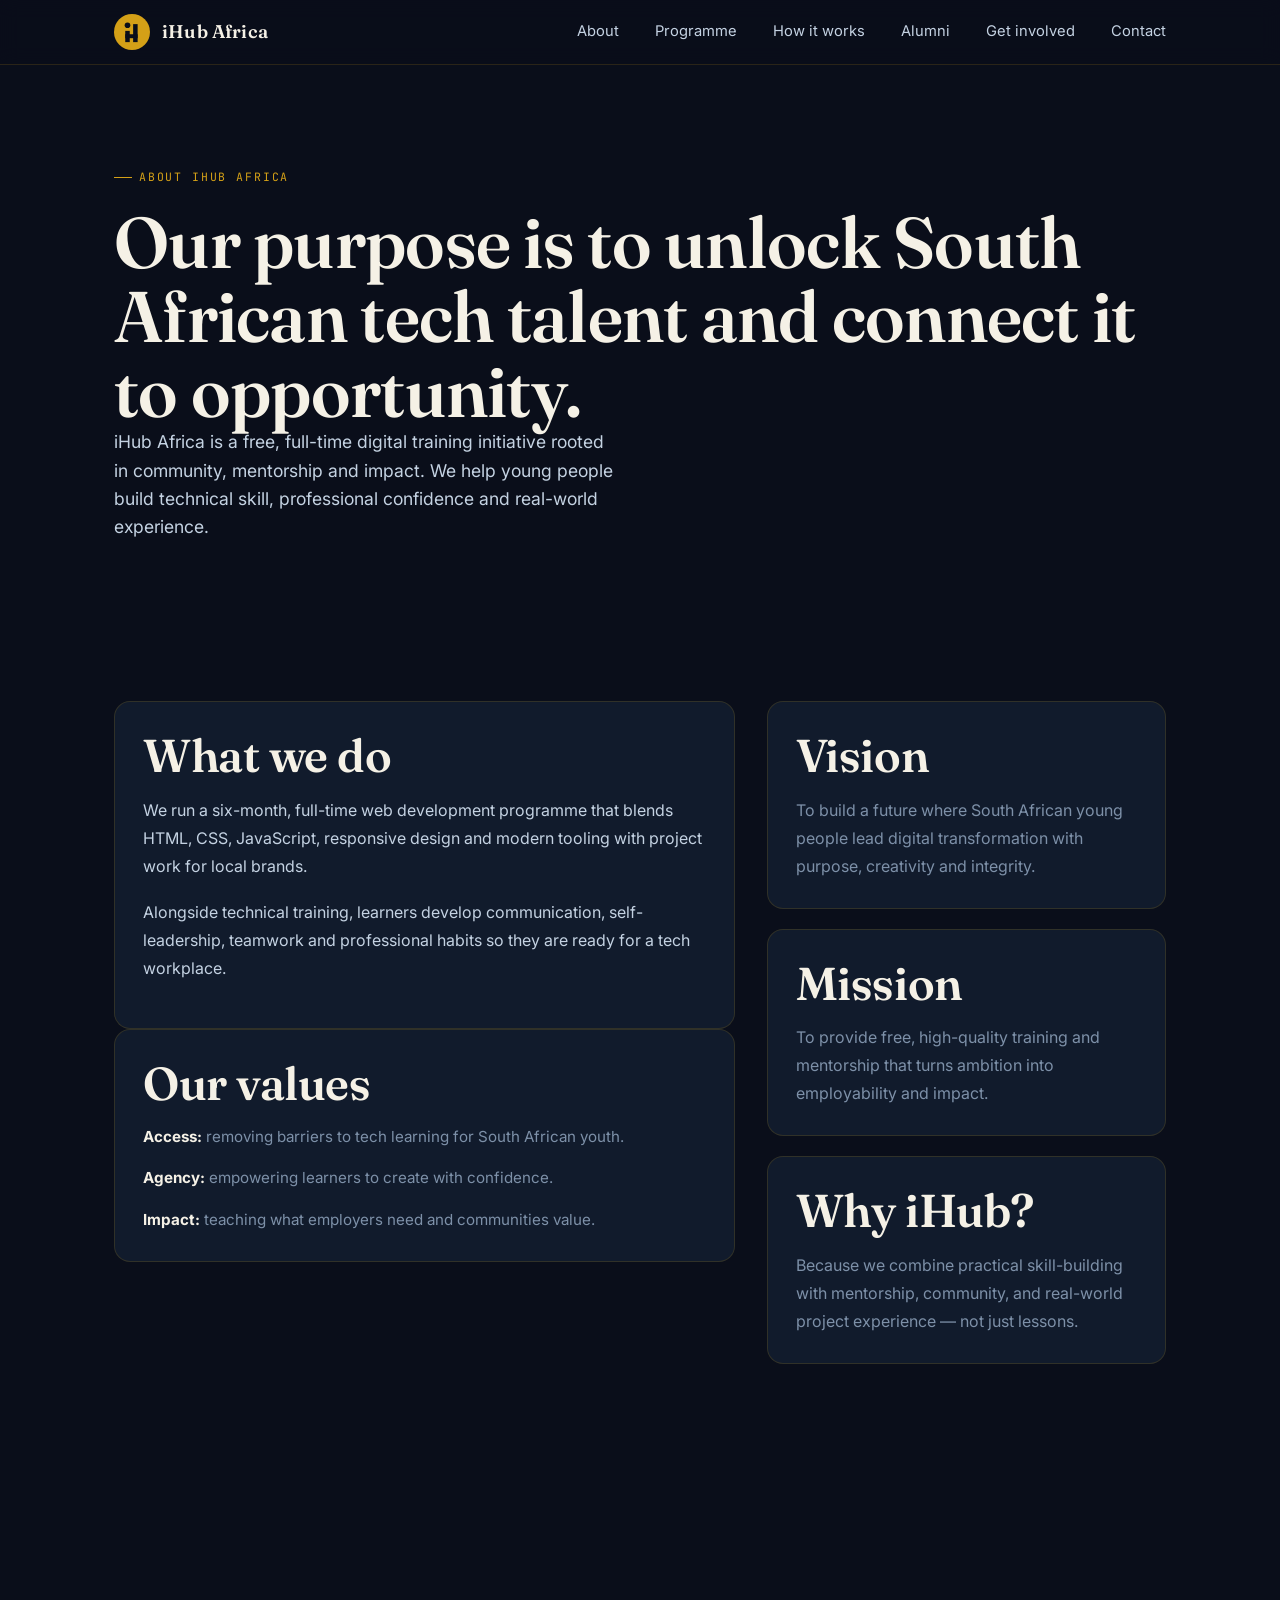
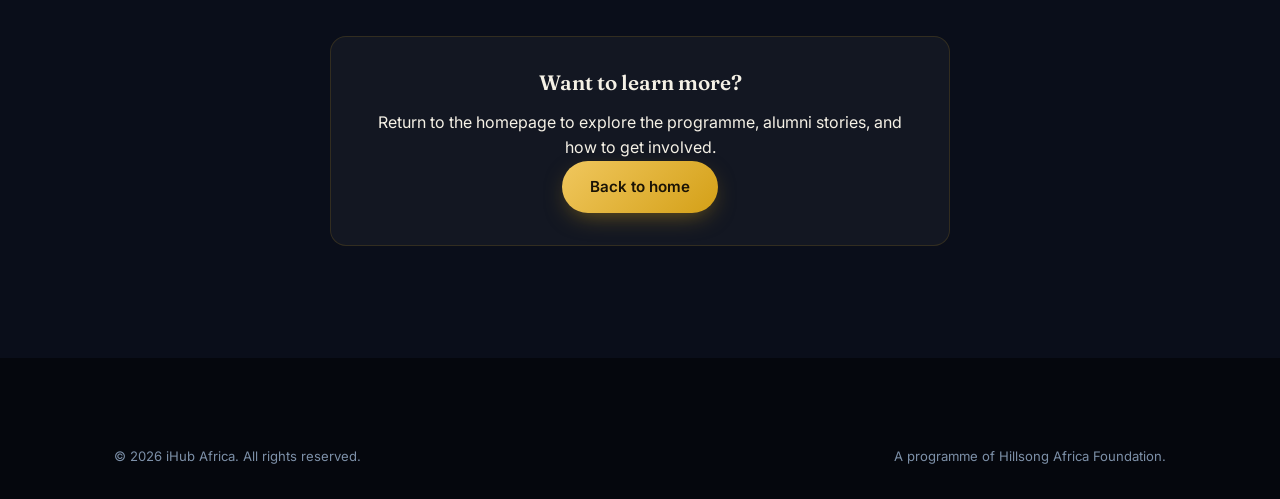
<file: about.html>
<!DOCTYPE html>
<html lang="en">
<head>
  <meta charset="UTF-8">
  <meta name="viewport" content="width=device-width, initial-scale=1.0">
  <title>About iHub Africa</title>
  <link rel="preconnect" href="https://fonts.googleapis.com">
  <link rel="preconnect" href="https://fonts.gstatic.com" crossorigin>
  <link href="https://fonts.googleapis.com/css2?family=Fraunces:opsz,wght@9..144,500;9..144,600;9..144,700&family=Inter:wght@400;500;600&family=JetBrains+Mono:wght@400;500&display=swap" rel="stylesheet">
  <link rel="stylesheet" href="style.css">
</head>
<body>
  <header class="site-header">
    <div class="container nav-row">
      <a href="index.html#top" class="brand">
        <svg class="brand-mark" viewBox="0 0 64 64" aria-hidden="true">
          <circle cx="32" cy="32" r="32" fill="var(--gold)"/>
          <circle cx="24" cy="20" r="5" fill="var(--bg)"/>
          <rect x="20" y="30" width="8" height="20" fill="var(--bg)"/>
          <rect x="20" y="36" width="22" height="7" fill="var(--bg)"/>
          <rect x="34" y="18" width="8" height="32" fill="var(--bg)"/>
        </svg>
        <span class="brand-name">iHub Africa</span>
      </a>
      <nav class="nav-links">
        <a href="about.html">About</a>
        <a href="index.html#programme">Programme</a>
        <a href="index.html#journey">How it works</a>
        <a href="index.html#alumni">Alumni</a>
        <a href="index.html#involved">Get involved</a>
        <a href="index.html#contact">Contact</a>
      </nav>
    </div>
  </header>

  <main class="about-page">
    <section class="hero" style="padding-top: 160px; padding-bottom: 48px;">
      <div class="container">
        <span class="eyebrow">About iHub Africa</span>
        <h1>Our purpose is to unlock South African tech talent and connect it to opportunity.</h1>
        <p class="lede">iHub Africa is a free, full-time digital training initiative rooted in community, mentorship and impact. We help young people build technical skill, professional confidence and real-world experience.</p>
      </div>
    </section>

    <section class="container about-page-grid">
      <div class="about-page-copy">
        <div class="about-card">
          <h2>What we do</h2>
          <p>We run a six-month, full-time web development programme that blends HTML, CSS, JavaScript, responsive design and modern tooling with project work for local brands.</p>
          <p>Alongside technical training, learners develop communication, self-leadership, teamwork and professional habits so they are ready for a tech workplace.</p>
        </div>

        <div class="about-card">
          <h2>Our values</h2>
          <ul class="about-list">
            <li><strong>Access:</strong> removing barriers to tech learning for South African youth.</li>
            <li><strong>Agency:</strong> empowering learners to create with confidence.</li>
            <li><strong>Impact:</strong> teaching what employers need and communities value.</li>
          </ul>
        </div>
      </div>

      <div class="about-page-aside">
        <div class="about-card">
          <h2>Vision</h2>
          <p>To build a future where South African young people lead digital transformation with purpose, creativity and integrity.</p>
        </div>
        <div class="about-card">
          <h2>Mission</h2>
          <p>To provide free, high-quality training and mentorship that turns ambition into employability and impact.</p>
        </div>
        <div class="about-card">
          <h2>Why iHub?</h2>
          <p>Because we combine practical skill-building with mentorship, community, and real-world project experience — not just lessons.</p>
        </div>
      </div>
    </section>

    <section class="container about-cta-section">
      <div class="about-cta-card">
        <h3>Want to learn more?</h3>
        <p>Return to the homepage to explore the programme, alumni stories, and how to get involved.</p>
        <a href="index.html" class="btn btn-primary">Back to home</a>
      </div>
    </section>
  </main>

  <footer class="site-footer">
    <div class="container">
      <div class="footer-bottom" style="display:flex; flex-wrap:wrap; justify-content:space-between; gap:16px; padding-top:16px;">
        <span>© 2026 iHub Africa. All rights reserved.</span>
        <span>A programme of Hillsong Africa Foundation.</span>
      </div>
    </div>
  </footer>
</body>
</html>
</file>
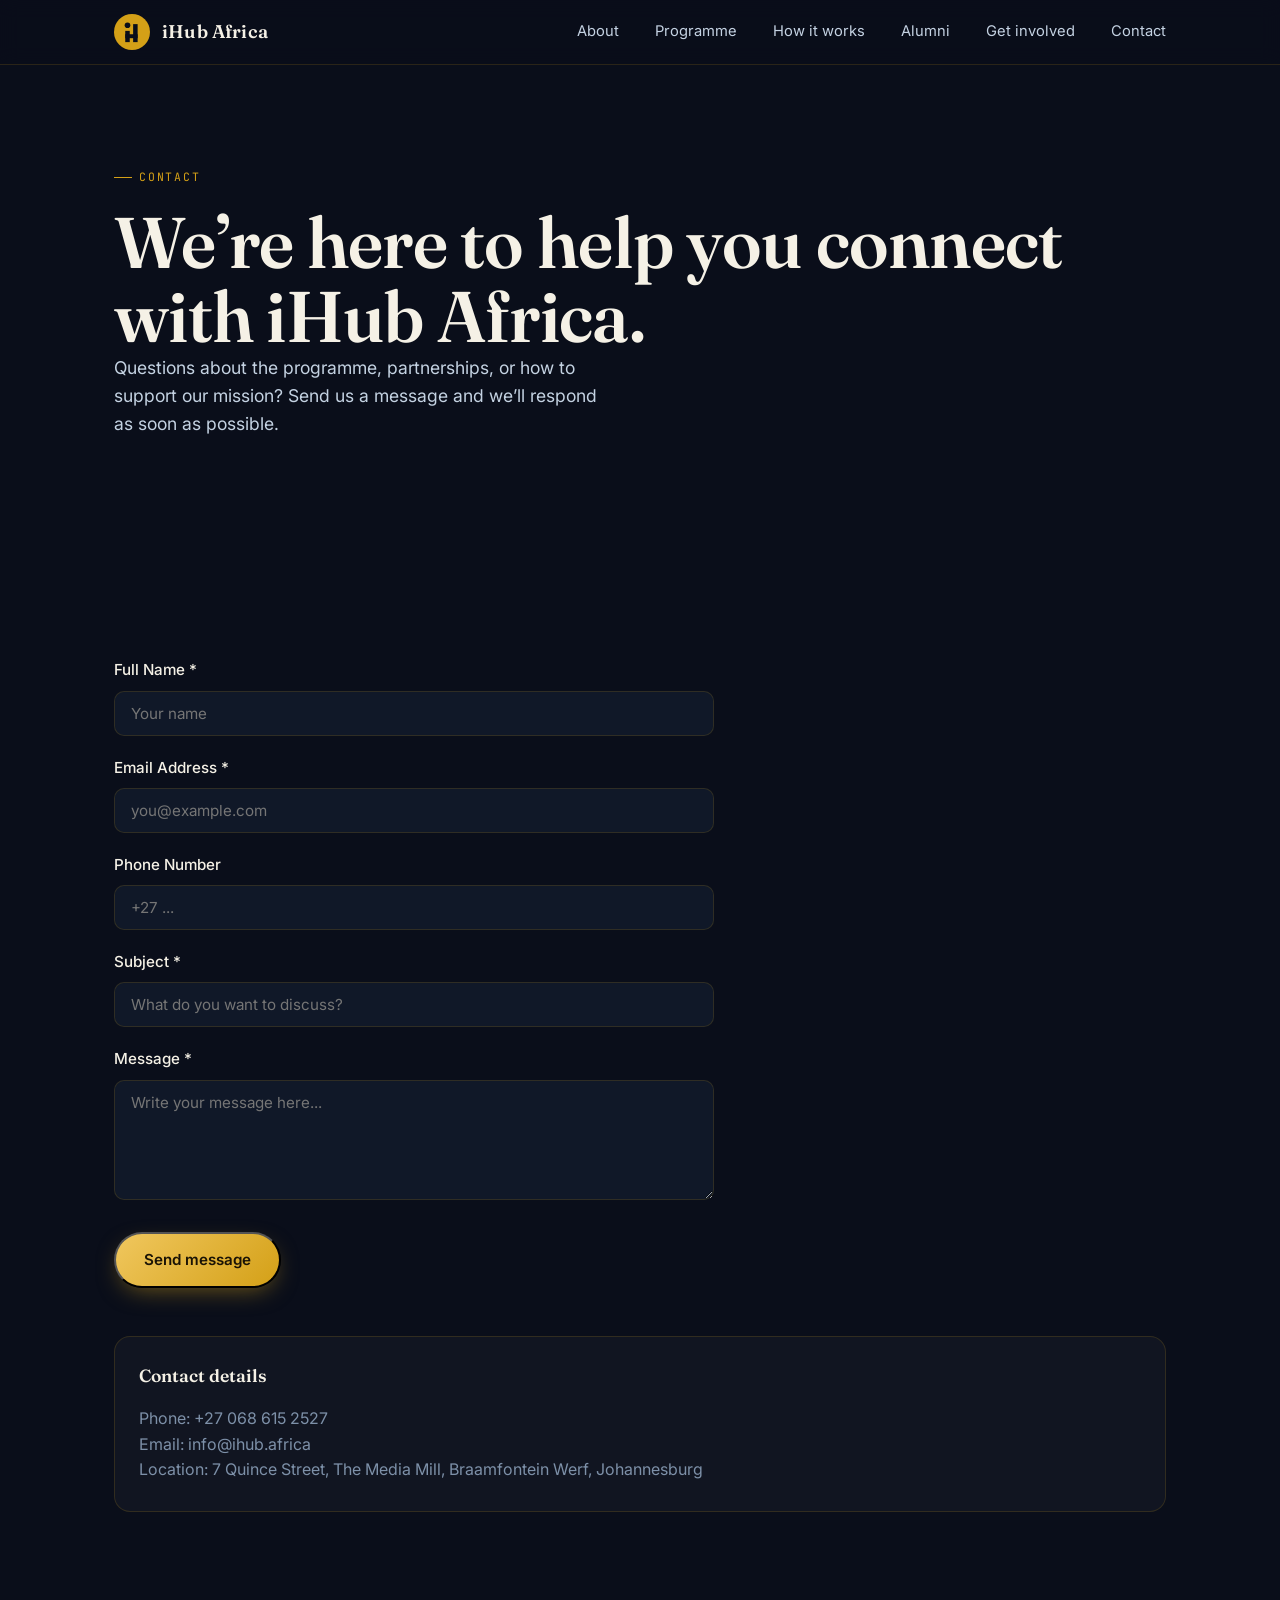
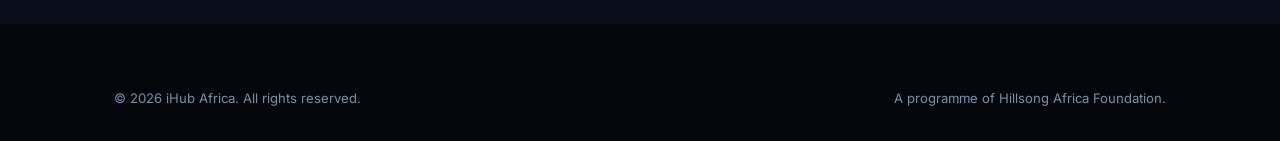
<file: contact.html>
<!DOCTYPE html>
<html lang="en">
<head>
  <meta charset="UTF-8">
  <meta name="viewport" content="width=device-width, initial-scale=1.0">
  <title>Contact iHub Africa</title>
  <link rel="preconnect" href="https://fonts.googleapis.com">
  <link rel="preconnect" href="https://fonts.gstatic.com" crossorigin>
  <link href="https://fonts.googleapis.com/css2?family=Fraunces:opsz,wght@9..144,500;9..144,600;9..144,700&family=Inter:wght@400;500;600&family=JetBrains+Mono:wght@400;500&display=swap" rel="stylesheet">
  <link rel="stylesheet" href="style.css">
</head>
<body>
  <header class="site-header">
    <div class="container nav-row">
      <a href="index.html#top" class="brand">
        <svg class="brand-mark" viewBox="0 0 64 64" aria-hidden="true">
          <circle cx="32" cy="32" r="32" fill="var(--gold)"/>
          <circle cx="24" cy="20" r="5" fill="var(--bg)"/>
          <rect x="20" y="30" width="8" height="20" fill="var(--bg)"/>
          <rect x="20" y="36" width="22" height="7" fill="var(--bg)"/>
          <rect x="34" y="18" width="8" height="32" fill="var(--bg)"/>
        </svg>
        <span class="brand-name">iHub Africa</span>
      </a>
      <nav class="nav-links">
        <a href="about.html">About</a>
        <a href="index.html#programme">Programme</a>
        <a href="index.html#journey">How it works</a>
        <a href="index.html#alumni">Alumni</a>
        <a href="index.html#involved">Get involved</a>
        <a href="contact.html">Contact</a>
      </nav>
    </div>
  </header>

  <main id="top">
    <section class="hero" style="padding-top: 160px; padding-bottom: 72px;">
      <div class="container">
        <span class="eyebrow">Contact</span>
        <h1>We’re here to help you connect with iHub Africa.</h1>
        <p class="lede">Questions about the programme, partnerships, or how to support our mission? Send us a message and we’ll respond as soon as possible.</p>
      </div>
    </section>

    <section class="container">
      <form class="contact-form" data-validate>
        <div class="form-group">
          <label for="contact-name">Full Name *</label>
          <input type="text" id="contact-name" name="name" required placeholder="Your name">
        </div>

        <div class="form-group">
          <label for="contact-email">Email Address *</label>
          <input type="email" id="contact-email" name="email" required placeholder="you@example.com">
        </div>

        <div class="form-group">
          <label for="contact-phone">Phone Number</label>
          <input type="tel" id="contact-phone" name="phone" placeholder="+27 ...">
        </div>

        <div class="form-group">
          <label for="contact-subject">Subject *</label>
          <input type="text" id="contact-subject" name="subject" required placeholder="What do you want to discuss?">
        </div>

        <div class="form-group">
          <label for="contact-message">Message *</label>
          <textarea id="contact-message" name="message" required placeholder="Write your message here..."></textarea>
        </div>

        <button type="submit" class="btn btn-primary form-submit">Send message</button>
        <div class="form-success-message">✓ Thanks for reaching out! We'll get back to you soon.</div>
      </form>

      <div class="about-details" style="margin-top: 48px;">
        <h3>Contact details</h3>
        <p style="color: var(--text-dim);">Phone: <a href="tel:+27686152527">+27 068 615 2527</a></p>
        <p style="color: var(--text-dim);">Email: <a href="mailto:info@ihub.africa">info@ihub.africa</a></p>
        <p style="color: var(--text-dim);">Location: 7 Quince Street, The Media Mill, Braamfontein Werf, Johannesburg</p>
      </div>
    </section>
  </main>

  <footer class="site-footer" style="padding-top: 36px; padding-bottom: 32px;">
    <div class="container">
      <div class="footer-bottom" style="display:flex; justify-content:space-between; flex-wrap:wrap; gap:16px;">
        <span>© 2026 iHub Africa. All rights reserved.</span>
        <span>A programme of Hillsong Africa Foundation.</span>
      </div>
    </div>
  </footer>
</body>
</html>
</file>
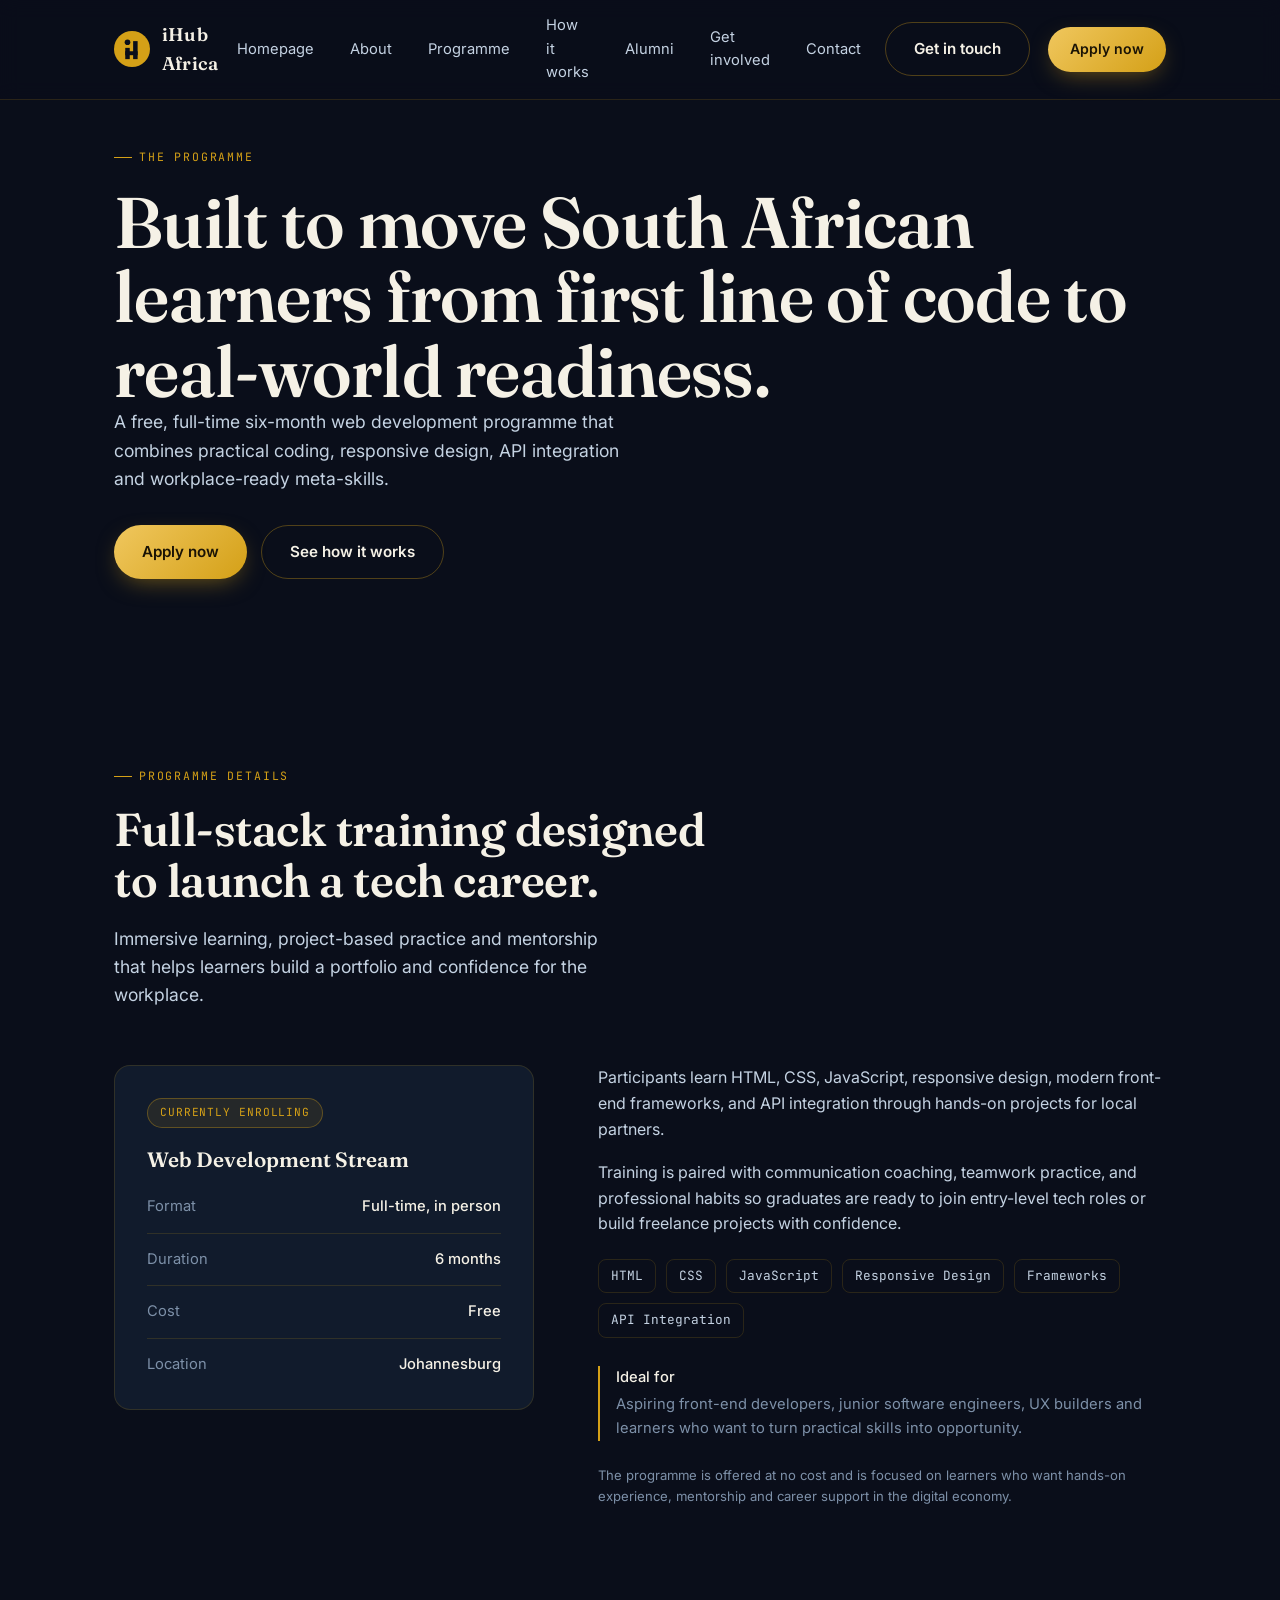
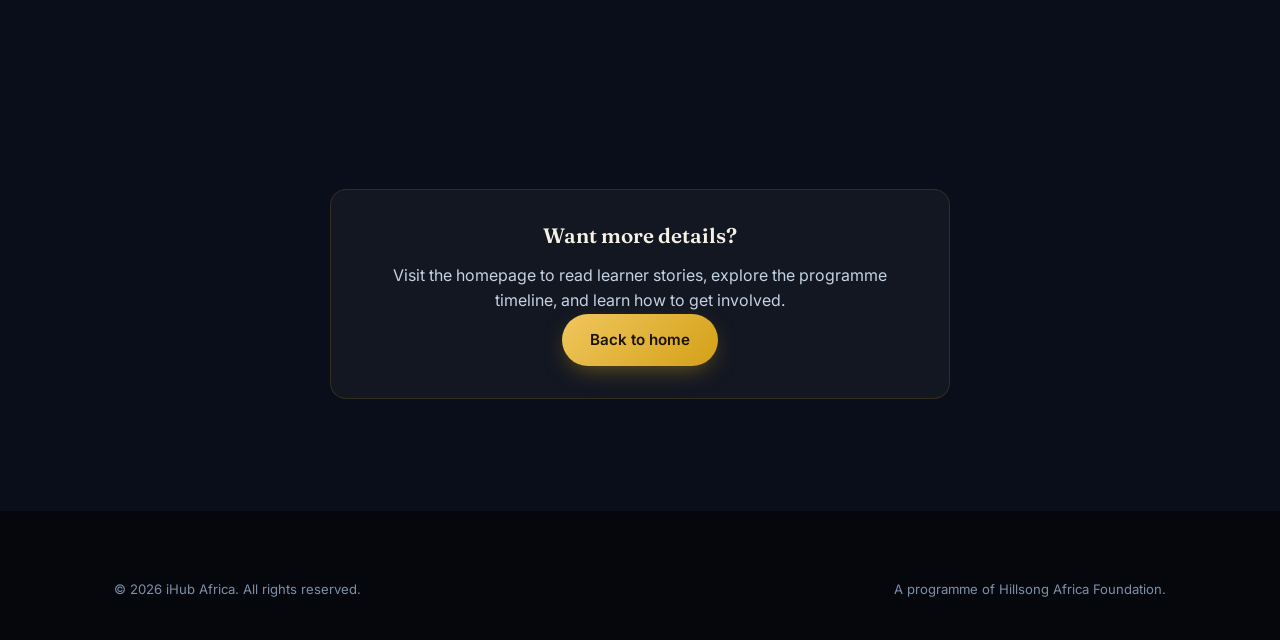
<file: programme.html>
<!DOCTYPE html>
<html lang="en">
<head>
  <meta charset="UTF-8">
  <meta name="viewport" content="width=device-width, initial-scale=1.0">
  <title>Programme | iHub Africa</title>
  <link rel="preconnect" href="https://fonts.googleapis.com">
  <link rel="preconnect" href="https://fonts.gstatic.com" crossorigin>
  <link href="https://fonts.googleapis.com/css2?family=Fraunces:opsz,wght@9..144,500;9..144,600;9..144,700&family=Inter:wght@400;500;600&family=JetBrains+Mono:wght@400;500&display=swap" rel="stylesheet">
  <link rel="stylesheet" href="style.css">
</head>
<body>
  <header class="site-header">
    <div class="container nav-row">
      <a href="index.html#top" class="brand">
        <svg class="brand-mark" viewBox="0 0 64 64" aria-hidden="true">
          <circle cx="32" cy="32" r="32" fill="var(--gold)"/>
          <circle cx="24" cy="20" r="5" fill="var(--bg)"/>
          <rect x="20" y="30" width="8" height="20" fill="var(--bg)"/>
          <rect x="20" y="36" width="22" height="7" fill="var(--bg)"/>
          <rect x="34" y="18" width="8" height="32" fill="var(--bg)"/>
        </svg>
        <span class="brand-name">iHub Africa</span>
      </a>

      <input type="checkbox" id="navCheck" class="nav-check">

      <nav class="nav-links">
        <a href="index.html#top">Homepage</a>
        <a href="about.html">About</a>
        <a href="programme.html">Programme</a>
        <a href="index.html#journey">How it works</a>
        <a href="index.html#alumni">Alumni</a>
        <a href="index.html#involved">Get involved</a>
        <a href="contact.html">Contact</a>
      </nav>

      <div class="nav-cta">
        <a href="contact.html" class="btn btn-outline">Get in touch</a>
        <a href="contact.html" class="btn btn-primary">Apply now</a>
        <label for="navCheck" class="nav-toggle" aria-label="Toggle menu">
          <span></span><span></span><span></span>
        </label>
      </div>
    </div>
  </header>

  <main id="top">
    <section class="hero" style="padding-top: 140px; padding-bottom: 68px;">
      <div class="container">
        <span class="eyebrow">The programme</span>
        <h1>Built to move South African learners from first line of code to real-world readiness.</h1>
        <p class="lede">A free, full-time six-month web development programme that combines practical coding, responsive design, API integration and workplace-ready meta-skills.</p>
        <div class="btn-row" style="margin-top: 32px;">
          <a href="contact.html" class="btn btn-primary">Apply now</a>
          <a href="index.html#journey" class="btn btn-outline">See how it works</a>
        </div>
      </div>
    </section>

    <section class="container">
      <div class="section-head">
        <span class="eyebrow">Programme details</span>
        <h2>Full-stack training designed to launch a tech career.</h2>
        <p class="lede" style="margin-top: 18px;">Immersive learning, project-based practice and mentorship that helps learners build a portfolio and confidence for the workplace.</p>
      </div>

      <div class="programme">
        <div class="programme-card">
          <span class="tag">Currently enrolling</span>
          <h3>Web Development Stream</h3>
          <div class="spec-list">
            <div class="spec-row"><span>Format</span><span>Full-time, in person</span></div>
            <div class="spec-row"><span>Duration</span><span>6 months</span></div>
            <div class="spec-row"><span>Cost</span><span>Free</span></div>
            <div class="spec-row"><span>Location</span><span>Johannesburg</span></div>
          </div>
        </div>

        <div class="programme-detail">
          <p>Participants learn HTML, CSS, JavaScript, responsive design, modern front-end frameworks, and API integration through hands-on projects for local partners.</p>
          <p>Training is paired with communication coaching, teamwork practice, and professional habits so graduates are ready to join entry-level tech roles or build freelance projects with confidence.</p>

          <div class="stack-tags">
            <span class="stack-tag">HTML</span>
            <span class="stack-tag">CSS</span>
            <span class="stack-tag">JavaScript</span>
            <span class="stack-tag">Responsive Design</span>
            <span class="stack-tag">Frameworks</span>
            <span class="stack-tag">API Integration</span>
          </div>

          <div class="ideal-for">
            <strong>Ideal for</strong>
            Aspiring front-end developers, junior software engineers, UX builders and learners who want to turn practical skills into opportunity.
          </div>

          <p class="footnote">The programme is offered at no cost and is focused on learners who want hands-on experience, mentorship and career support in the digital economy.</p>
        </div>
      </div>
    </section>

    <section class="container about-cta-section" style="margin-top: 40px;">
      <div class="about-cta-card">
        <h3>Want more details?</h3>
        <p>Visit the homepage to read learner stories, explore the programme timeline, and learn how to get involved.</p>
        <a href="index.html" class="btn btn-primary">Back to home</a>
      </div>
    </section>
  </main>

  <footer class="site-footer" style="padding-top: 40px; padding-bottom: 40px;">
    <div class="container">
      <div class="footer-bottom" style="display:flex; justify-content:space-between; flex-wrap:wrap; gap:16px;">
        <span>© 2026 iHub Africa. All rights reserved.</span>
        <span>A programme of Hillsong Africa Foundation.</span>
      </div>
    </div>
  </footer>

  <script src="scripts.js"></script>
</body>
</html>
</file>
<file: style.css>
/* ==========================================================================
   iHub Africa — Stylesheet
   Design tokens: deep navy + warm gold, serif display / sans body / mono utility
   ========================================================================== */

:root {
  /* Color */
  --bg:           #0a0e1a;
  --panel:        #111b2c;
  --panel-soft:   #16223666;
  --line:         rgba(212, 160, 23, 0.16);
  --line-strong:  rgba(212, 160, 23, 0.35);
  --gold:         #d4a017;
  --gold-light:   #f0c75e;
  --cream:        #f5f1e6;
  --text:         #c4d2e2;
  --text-dim:     #7d90a8;
  --footer-bg:    #05070d;

  /* Type */
  --font-display: "Fraunces", "Iowan Old Style", serif;
  --font-body:    "Inter", -apple-system, BlinkMacSystemFont, sans-serif;
  --font-mono:    "JetBrains Mono", "SFMono-Regular", monospace;

  /* Layout */
  --max-w: 1180px;
  --pad: clamp(20px, 5vw, 64px);
  --section-pad: clamp(64px, 9vw, 112px);
  --radius: 16px;
  --radius-sm: 10px;
}

/* ---------- Reset ---------- */
* { box-sizing: border-box; }
html { scroll-behavior: smooth; }
body, h1, h2, h3, p, ul, figure { margin: 0; }
ul { padding: 0; list-style: none; }
img, svg { display: block; max-width: 100%; }
a { color: inherit; text-decoration: none; }
button { font: inherit; cursor: pointer; }

@media (prefers-reduced-motion: reduce) {
  html { scroll-behavior: auto; }
  *, *::before, *::after {
    animation-duration: 0.001ms !important;
    transition-duration: 0.001ms !important;
  }
}

body {
  background: var(--bg);
  color: var(--text);
  font-family: var(--font-body);
  font-size: 16px;
  line-height: 1.6;
  -webkit-font-smoothing: antialiased;
}

.container {
  max-width: var(--max-w);
  margin: 0 auto;
  padding-left: var(--pad);
  padding-right: var(--pad);
}

section { padding: var(--section-pad) 0; position: relative; }

/* ---------- Type helpers ---------- */
.eyebrow {
  font-family: var(--font-mono);
  font-size: 0.72rem;
  letter-spacing: 0.16em;
  text-transform: uppercase;
  color: var(--gold);
  display: inline-flex;
  align-items: center;
  gap: 0.6em;
  margin-bottom: 18px;
}
.eyebrow::before {
  content: "";
  width: 18px;
  height: 1px;
  background: var(--gold);
}

h1, h2, h3 { font-family: var(--font-display); color: var(--cream); font-weight: 600; }

h1 {
  font-size: clamp(2.6rem, 5.6vw, 4.6rem);
  line-height: 1.04;
  letter-spacing: -0.01em;
}
h2 {
  font-size: clamp(2rem, 3.6vw, 3rem);
  line-height: 1.12;
  letter-spacing: -0.01em;
}
h3 {
  font-size: 1.3rem;
  line-height: 1.3;
}

.lede {
  font-size: 1.1rem;
  color: var(--text);
  max-width: 46ch;
}
.section-head {
  max-width: 640px;
  margin-bottom: 56px;
}
.section-head.center { margin-left: auto; margin-right: auto; text-align: center; }

/* ---------- Buttons ---------- */
.btn-row { display: flex; gap: 14px; flex-wrap: wrap; }

.btn {
  display: inline-flex;
  align-items: center;
  gap: 10px;
  padding: 14px 28px;
  border-radius: 999px;
  font-weight: 600;
  font-size: 0.95rem;
  white-space: nowrap;
  transition: transform 0.2s ease, box-shadow 0.2s ease, background 0.2s ease;
}
.btn:hover { transform: translateY(-2px); }
.btn:focus-visible { outline: 2px solid var(--gold-light); outline-offset: 3px; }

.btn-primary {
  background: linear-gradient(135deg, var(--gold-light), var(--gold));
  color: #1a1305;
  box-shadow: 0 8px 24px -8px rgba(212, 160, 23, 0.55);
}
.btn-primary:hover { box-shadow: 0 12px 28px -8px rgba(212, 160, 23, 0.7); }

.btn-outline {
  background: transparent;
  border: 1px solid var(--line-strong);
  color: var(--cream);
}
.btn-outline:hover { border-color: var(--gold); background: rgba(212, 160, 23, 0.08); }

.btn svg { width: 18px; height: 18px; flex: none; }

/* ==========================================================================
   Header / Nav
   ========================================================================== */
.site-header {
  position: fixed;
  top: 0; left: 0; right: 0;
  z-index: 100;
  padding: 14px 0;
  background: rgba(10, 14, 26, 0.85);
  backdrop-filter: blur(10px);
  border-bottom: 1px solid var(--line);
}

.nav-row {
  display: flex;
  align-items: center;
  justify-content: space-between;
  gap: 24px;
}

.brand { display: flex; align-items: center; gap: 12px; }
.brand-mark { width: 36px; height: 36px; flex: none; }
.brand-name {
  font-family: var(--font-display);
  font-size: 1.15rem;
  color: var(--cream);
  font-weight: 600;
  letter-spacing: 0.01em;
}

.nav-links {
  display: flex;
  align-items: center;
  gap: 36px;
  font-size: 0.92rem;
  color: var(--text);
}
.nav-links a { transition: color 0.2s ease; position: relative; }
.nav-links a:hover { color: var(--cream); }
.nav-links a::after {
  content: "";
  position: absolute;
  left: 0; bottom: -6px;
  width: 0; height: 1px;
  background: var(--gold);
  transition: width 0.25s ease;
}
.nav-links a:hover::after { width: 100%; }

.nav-cta { display: flex; align-items: center; gap: 18px; }
.nav-cta .btn-primary { padding: 11px 22px; font-size: 0.88rem; }

.nav-toggle {
  display: none;
  flex-direction: column;
  gap: 5px;
  background: none;
  border: none;
  padding: 6px;
  cursor: pointer;
}
.nav-toggle span {
  width: 22px; height: 2px;
  background: var(--cream);
  border-radius: 2px;
  transition: transform 0.25s ease, opacity 0.25s ease;
}

/* Hidden checkbox driving the mobile menu — no JS required */
.nav-check {
  position: absolute;
  opacity: 0;
  width: 1px;
  height: 1px;
  pointer-events: none;
}

@media (max-width: 880px) {
  .nav-links { 
    position: fixed;
    top: 64px; left: 0; right: 0;
    flex-direction: column;
    align-items: flex-start;
    gap: 22px;
    background: var(--panel);
    padding: 28px var(--pad) 32px;
    border-bottom: 1px solid var(--line);
    transform: translateY(-110%);
    opacity: 0;
    transition: transform 0.3s ease, opacity 0.3s ease;
    pointer-events: none;
  }
  .nav-check:checked ~ .nav-links { transform: translateY(0); opacity: 1; pointer-events: auto; }
  .nav-toggle { display: flex; }
  .nav-cta .btn-outline { display: none; }

  /* hamburger -> close icon when menu is open */
  .nav-check:checked ~ .nav-cta .nav-toggle span:nth-child(1) { transform: translateY(7px) rotate(45deg); }
  .nav-check:checked ~ .nav-cta .nav-toggle span:nth-child(2) { opacity: 0; }
  .nav-check:checked ~ .nav-cta .nav-toggle span:nth-child(3) { transform: translateY(-7px) rotate(-45deg); }
}

/* ==========================================================================
   Hero
   ========================================================================== */
.hero {
  padding-top: clamp(140px, 20vw, 180px);
  padding-bottom: var(--section-pad);
  overflow: hidden;
}
.section-class.hero {
     margin-bottom: 0; 
    display: grid;
align-items: center;}


.hero-grid {
  display: grid;
  grid-template-columns: 1.05fr 0.95fr;
  gap: clamp(32px, 6vw, 72px);
  align-items: center;
}

.hero-copy .lede { margin: 22px 0 34px; font-size: 1.15rem; }

.hero-stats {
  display: flex;
  gap: clamp(20px, 4vw, 40px);
  margin-top: 52px;
  flex-wrap: wrap;
}
.stat .stat-num {
  font-family: var(--font-mono);
  font-size: 1.9rem;
  color: var(--gold-light);
  font-weight: 600;
  line-height: 1;
}
.stat .stat-label {
  font-size: 0.82rem;
  color: var(--text-dim);
  margin-top: 6px;
  max-width: 14ch;
}

/* --- code editor signature element --- */
.editor {
  background: var(--panel);
  border: 1px solid var(--line);
  border-radius: var(--radius);
  overflow: hidden;
  box-shadow: 0 40px 80px -40px rgba(0,0,0,0.6);
}
.editor-bar {
  display: flex;
  align-items: center;
  gap: 8px;
  padding: 14px 16px;
  background: rgba(255,255,255,0.02);
  border-bottom: 1px solid var(--line);
}
.editor-dot { width: 10px; height: 10px; border-radius: 50%; background: var(--text-dim); opacity: 0.5; }
.editor-dot:nth-child(1) { background: #e0625c; opacity: 0.7; }
.editor-dot:nth-child(2) { background: #e0b95c; opacity: 0.7; }
.editor-dot:nth-child(3) { background: #6dbf7e; opacity: 0.7; }
.editor-file {
  margin-left: 8px;
  font-family: var(--font-mono);
  font-size: 0.78rem;
  color: var(--text-dim);
}
.editor-body {
  padding: 22px 22px 28px;
  font-family: var(--font-mono);
  font-size: 0.86rem;
  line-height: 1.85;
  min-height: 280px;
}
.editor-body .ln { color: var(--text-dim); }
.editor-body .fn { color: var(--gold-light); }
.editor-body .str { color: #9fd6a0; }
.editor-body .out { color: var(--text); }
.editor-body .ok { color: #9fd6a0; }
.editor-body .cursor {
  display: inline-block;
  width: 7px; height: 1.1em;
  background: var(--gold-light);
  vertical-align: -0.2em;
  animation: blink 1s steps(1) infinite;
}
@keyframes blink { 50% { opacity: 0; } }

.editor-bar-fill {
  width: 100%;
  height: 6px;
  background: rgba(255,255,255,0.06);
  border-radius: 4px;
  overflow: hidden;
  margin: 14px 0 4px;
}
.editor-bar-fill > span {
  display: block;
  height: 100%;
  width: 0%;
  background: linear-gradient(90deg, var(--gold), var(--gold-light));
  border-radius: 4px;
  animation: fillBar 1.8s ease-out 0.4s forwards;
}
@keyframes fillBar {
  to { width: 100%; }
}

/* ==========================================================================
   Generic section bits
   ========================================================================== */
.divider-line {
  border: none;
  border-top: 1px solid var(--line);
}

/* --- meta skills grid --- */
.skills-grid {
  display: grid;
  grid-template-columns: repeat(4, 1fr);
  gap: 20px;
}
.skill-card {
  background: var(--panel);
  border: 1px solid var(--line);
  border-radius: var(--radius);
  padding: 28px 24px;
  transition: border-color 0.25s ease, transform 0.25s ease;
}
.skill-card:hover { border-color: var(--line-strong); transform: translateY(-4px); }
.skill-icon {
  width: 38px; height: 38px;
  color: var(--gold);
  margin-bottom: 18px;
}
.skill-card h3 { font-size: 1.05rem; margin-bottom: 8px; }
.skill-card p { font-size: 0.9rem; color: var(--text-dim); }

@media (max-width: 980px) {
  .skills-grid { grid-template-columns: repeat(2, 1fr); }
}
@media (max-width: 560px) {
  .skills-grid { grid-template-columns: 1fr; }
}

/* --- about section --- */
.about-grid {
  display: grid;
  grid-template-columns: 1.35fr 0.65fr;
  gap: 32px;
  align-items: start;
}
.about-copy p {
  margin-bottom: 24px;
  color: var(--text);
  max-width: 70ch;
}
.about-cards {
  display: grid;
  grid-template-columns: repeat(2, minmax(0, 1fr));
  gap: 18px;
}
.about-card {
  background: var(--panel);
  border: 1px solid var(--line);
  border-radius: var(--radius);
  padding: 24px;
}
.about-card h3 {
  margin-bottom: 12px;
  font-size: 1.05rem;
}
.about-card p {
  color: var(--text-dim);
  line-height: 1.75;
}
.about-details {
  background: rgba(255,255,255,0.03);
  border: 1px solid var(--line);
  border-radius: var(--radius);
  padding: 28px 24px;
}
.about-details h3 {
  margin-bottom: 18px;
  font-size: 1.1rem;
}
.about-list {
  display: grid;
  gap: 16px;
}
.about-list li {
  font-size: 0.95rem;
  line-height: 1.75;
  color: var(--text-dim);
}
.about-list strong {
  color: var(--cream);
}

@media (max-width: 900px) {
  .about-grid { grid-template-columns: 1fr; }
  .about-cards { grid-template-columns: 1fr; }
}

.about-page {
  background: var(--bg);
  color: var(--cream);
}

.about-page .hero {
  padding-top: clamp(140px, 16vw, 180px);
  padding-bottom: clamp(40px, 6vw, 64px);
}

.about-page-grid {
  display: grid;
  grid-template-columns: 1.4fr 0.9fr;
  gap: 32px;
  align-items: start;
  margin-bottom: 48px;
}

.about-page-copy p {
  color: var(--text);
  margin-bottom: 18px;
}

.about-page-aside {
  display: grid;
  gap: 20px;
}

.about-card {
  background: var(--panel);
  border: 1px solid var(--line);
  border-radius: var(--radius);
  padding: 28px;
}

.about-card h2 {
  margin-bottom: 14px;
}

.about-list {
  display: grid;
  gap: 14px;
}

.about-list li {
  line-height: 1.8;
  color: var(--text-dim);
}

.about-cta-section {
  display: flex;
  justify-content: center;
}

.about-cta-card {
  background: rgba(255,255,255,0.04);
  border: 1px solid var(--line);
  border-radius: var(--radius);
  padding: 32px;
  max-width: 620px;
  text-align: center;
}

.about-cta-card h3 {
  margin-bottom: 14px;
}

@media (max-width: 900px) {
  .about-page-grid { grid-template-columns: 1fr; }
}

/* --- programme section --- */
.programme {
  display: grid;
  grid-template-columns: 0.85fr 1.15fr;
  gap: clamp(28px, 5vw, 64px);
  align-items: start;
}
.programme-card {
  background: var(--panel);
  border: 1px solid var(--line);
  border-radius: var(--radius);
  padding: 32px;
}
.programme-card .tag {
  display: inline-block;
  font-family: var(--font-mono);
  font-size: 0.7rem;
  letter-spacing: 0.08em;
  text-transform: uppercase;
  color: var(--gold);
  background: rgba(212,160,23,0.1);
  border: 1px solid var(--line-strong);
  border-radius: 999px;
  padding: 5px 12px;
  margin-bottom: 18px;
}
.spec-list { display: flex; flex-direction: column; gap: 14px; margin-top: 22px; }
.spec-row { display: flex; justify-content: space-between; font-size: 0.92rem; border-top: 1px solid var(--line); padding-top: 14px; }
.spec-row:first-child { border-top: none; padding-top: 0; }
.spec-row span:first-child { color: var(--text-dim); }
.spec-row span:last-child { color: var(--cream); font-weight: 500; text-align: right; }

.programme-detail p { margin-bottom: 18px; }
.programme-detail .stack-tags { display: flex; gap: 10px; flex-wrap: wrap; margin: 22px 0 28px; }
.stack-tag {
  font-family: var(--font-mono);
  font-size: 0.8rem;
  color: var(--text);
  border: 1px solid var(--line);
  border-radius: 8px;
  padding: 6px 12px;
}
.ideal-for { font-size: 0.92rem; color: var(--text-dim); border-left: 2px solid var(--gold); padding-left: 16px; }
.ideal-for strong { color: var(--cream); display: block; margin-bottom: 4px; font-weight: 500; }
.footnote { font-size: 0.82rem; color: var(--text-dim); margin-top: 24px; }

@media (max-width: 900px) {
  .programme { grid-template-columns: 1fr; }
}

/* --- journey timeline --- */
.timeline {
  display: grid;
  grid-template-columns: repeat(5, 1fr);
  gap: 0;
  position: relative;
  margin-top: 24px;
}
.timeline::before {
  content: "";
  position: absolute;
  top: 19px; left: 0; right: 0;
  height: 1px;
  background: linear-gradient(90deg, transparent, var(--line-strong) 8%, var(--line-strong) 92%, transparent);
  z-index: 0;
}
.t-step { position: relative; padding: 0 14px 0 0; z-index: 1; }
.t-num {
  width: 38px; height: 38px;
  border-radius: 50%;
  background: var(--bg);
  border: 1px solid var(--gold);
  color: var(--gold-light);
  font-family: var(--font-mono);
  font-size: 0.82rem;
  display: flex; align-items: center; justify-content: center;
  margin-bottom: 20px;
}
.t-step h3 { font-size: 1rem; margin-bottom: 8px; }
.t-step p { font-size: 0.86rem; color: var(--text-dim); }

@media (max-width: 980px) {
  .timeline { grid-template-columns: 1fr; gap: 32px; }
  .timeline::before { top: 0; bottom: 0; left: 19px; right: auto; width: 1px; height: auto; background: linear-gradient(180deg, transparent, var(--line-strong) 8%, var(--line-strong) 92%, transparent); }
  .t-step { padding-left: 58px; }
  .t-num { position: absolute; left: 0; top: -2px; margin-bottom: 0; }
}

/* --- alumni --- */
.alumni-card {
  background: var(--panel);
  border: 1px solid var(--line);
  border-radius: var(--radius);
  padding: clamp(28px, 4vw, 48px);
  display: grid;
  grid-template-columns: 1fr auto;
  gap: 40px;
  align-items: center;
}
.alumni-quote-mark {
  font-family: var(--font-display);
  font-size: 4rem;
  color: var(--gold);
  line-height: 0.5;
  display: block;
  margin-bottom: 6px;
}
.alumni-card p { font-size: 1.02rem; color: var(--text); max-width: 60ch; }
.alumni-byline { margin-top: 20px; display: flex; align-items: center; gap: 12px; }
.alumni-byline img {
  width: 60px;
  height: 60px;
  object-fit: cover;
  border-radius: 50%;
  flex: none;
}
.alumni-avatar {
  width: 44px; height: 44px;
  border-radius: 50%;
  background: linear-gradient(135deg, var(--gold-light), var(--gold));
  color: #1a1305;
  display: flex; align-items: center; justify-content: center;
  font-family: var(--font-display);
  font-weight: 600;
  flex: none;
}
.alumni-byline strong { color: var(--cream); display: block; font-size: 0.95rem; }
.alumni-byline span { color: var(--text-dim); font-size: 0.84rem; }
.alumni-campaigns {
  display: flex;
  flex-direction: column;
  gap: 14px;
  border-left: 1px solid var(--line);
  padding-left: 32px;
  min-width: 180px;
}
.alumni-campaigns .camp { font-family: var(--font-mono); font-size: 0.78rem; color: var(--text-dim); }
.alumni-campaigns .camp strong { color: var(--gold-light); display: block; font-family: var(--font-body); font-size: 0.92rem; font-weight: 600; margin-bottom: 2px; }

@media (max-width: 760px) {
  .alumni-card { grid-template-columns: 1fr; }
  .alumni-campaigns { border-left: none; border-top: 1px solid var(--line); padding-left: 0; padding-top: 24px; flex-direction: row; flex-wrap: wrap; gap: 24px; }
}

/* --- paths / get involved --- */
.paths-grid {
  display: grid;
  grid-template-columns: repeat(3, 1fr);
  gap: 20px;
}
.path-card {
  border: 1px solid var(--line);
  border-radius: var(--radius);
  padding: 30px 26px;
  display: flex;
  flex-direction: column;
  height: 100%;
}
.path-card .eyebrow { font-size: 0.68rem; }
.path-card p { color: var(--text-dim); font-size: 0.92rem; margin: 14px 0 24px; flex: 1; }
.path-card .btn { align-self: flex-start; }

@media (max-width: 900px) { .paths-grid { grid-template-columns: 1fr; } }


/* --- final CTA band --- */
.cta-band {
  background: var(--panel);
  border-top: 1px solid var(--line);
  border-bottom: 1px solid var(--line);
}
.cta-band .container { display: grid; grid-template-columns: 1.3fr auto; align-items: center; gap: 32px; }
.cta-band h2 { font-size: clamp(1.7rem, 3vw, 2.3rem); }
.cta-band p { color: var(--text-dim); margin-top: 12px; max-width: 50ch; }

@media (max-width: 820px) {
  .cta-band .container { grid-template-columns: 1fr; text-align: left; }
}

/* ==========================================================================
   Footer
   ========================================================================== */
.site-footer {
  background: var(--footer-bg);
  padding: 72px 0 32px;
}
.footer-top {
  display: grid;
  grid-template-columns: 1.2fr 1fr 1fr;
  gap: 40px;
  padding-bottom: 48px;
  border-bottom: 1px solid var(--line);
}
.footer-brand .brand { margin-bottom: 16px; }
.footer-brand p { color: var(--text-dim); font-size: 0.9rem; max-width: 32ch; }
.footer-col h3 {
  font-family: var(--font-mono);
  font-size: 0.72rem;
  letter-spacing: 0.12em;
  text-transform: uppercase;
  color: var(--text-dim);
  font-weight: 500;
  margin-bottom: 18px;
}
.footer-col ul { display: flex; flex-direction: column; gap: 12px; font-size: 0.9rem; }
.footer-col a:hover { color: var(--gold-light); }
.footer-col address { font-style: normal; color: var(--text-dim); line-height: 1.7; }

.social-row { display: flex; gap: 12px; margin-top: 20px; }
.social-link {
  width: 38px; height: 38px;
  border-radius: 50%;
  border: 1px solid var(--line);
  display: flex; align-items: center; justify-content: center;
  color: var(--text-dim);
  transition: border-color 0.2s ease, color 0.2s ease;
}
.social-link:hover { border-color: var(--gold); color: var(--gold-light); }
.social-link svg { width: 17px; height: 17px; }

.footer-bottom {
  display: flex;
  justify-content: space-between;
  align-items: center;
  flex-wrap: wrap;
  gap: 12px;
  padding-top: 28px;
  font-size: 0.82rem;
  color: var(--text-dim);
}

   
/* ==========================================================================
   Scroll Reveal Animation
   ========================================================================== */

.reveal {
  opacity: 0;
  transform: translateY(50px);
  transition:
    opacity 0.8s ease,
    transform 0.8s ease;
}

.reveal.is-visible {
  opacity: 1;
  transform: translateY(0);
}

/* ==========================================================================
   Carousel
   ========================================================================== */

.carousel-section {
  background: rgba(22, 34, 54, 0.25);
  padding: var(--section-pad) 0;
}

.carousel {
  position: relative;
  max-width: 940px;
  margin: 0 auto;
  overflow: hidden;
}

.carousel:focus {
  outline: 3px solid rgba(212, 160, 23, 0.55);
  outline-offset: 6px;
}

.slide {
  display: none;
  width: 100%;
}

.slide.active {
  display: block;
}

.slide-card {
  border-radius: var(--radius);
  overflow: hidden;
  border: 1px solid var(--line);
  background: var(--panel);
  box-shadow: 0 16px 40px -24px rgba(0, 0, 0, 0.8);
}

.slide-card img {
  width: 100%;
  height: 360px;
  object-fit: cover;
  display: block;
}

.slide-caption {
  padding: 24px 22px;
  background: var(--bg);
  color: var(--cream);
  display: grid;
  gap: 8px;
}

.slide-caption strong {
  font-size: 1.05rem;
}

.slide-caption span {
  font-size: 0.95rem;
  color: var(--text-dim);
  line-height: 1.6;
}

.carousel button {
  position: absolute;
  top: 50%;
  transform: translateY(-50%);
  border: none;
  background: rgba(0, 0, 0, 0.55);
  color: white;
  font-size: 1.8rem;
  padding: 12px 18px;
  cursor: pointer;
  border-radius: 999px;
  z-index: 2;
  transition: transform 0.2s ease, background 0.2s ease;
}

.carousel button:hover,
.carousel button:focus {
  background: rgba(212, 160, 23, 0.9);
  transform: translateY(-50%) scale(1.05);
}

.prev {
  left: 14px;
}

.next {
  right: 14px;
}

@media (max-width: 760px) {
  .slide-card img {
    height: 260px;
  }

  .slide-caption {
    padding: 18px 16px;
  }

  .carousel button {
    font-size: 1.4rem;
    padding: 10px 14px;
  }
}

@media (max-width: 760px) {
  .carousel button {
    font-size: 1.4rem;
    padding: 10px 14px;
  }
  .slide-caption {
    left: 12px;
    right: 12px;
    bottom: 12px;
    padding: 14px 16px;
  }
}


/* ==========================================================================
   Decorative gold thread (brand motif)
   ========================================================================== */
.thread {
  position: absolute;
  pointer-events: none;
  opacity: 0.5;
  z-index: 0;
}
.thread-hero { top: -40px; right: -60px; width: 360px; height: 360px; }
.thread-cta { bottom: -30px; left: -60px; width: 280px; height: 280px; opacity: 0.35; }

/* ==========================================================================
   Responsive section spacing tweaks
   ========================================================================== */
@media (max-width: 980px) {
  .hero-grid { grid-template-columns: 1fr; }
  .hero-stats { gap: 28px; }
}

/* ==========================================================================
   Form Validation & Styling
   ========================================================================== */

.contact-form {
  max-width: 600px;
  margin-top: 36px;
  display: flex;
  flex-direction: column;
  gap: 20px;
}

.form-group {
  display: flex;
  flex-direction: column;
  gap: 8px;
}

.form-group label {
  font-size: 0.95rem;
  color: var(--cream);
  font-weight: 500;
}

.form-group input,
.form-group textarea {
  padding: 12px 16px;
  border: 1px solid var(--line);
  background: rgba(22, 34, 54, 0.5);
  color: var(--cream);
  font-family: var(--font-body);
  border-radius: var(--radius-sm);
  font-size: 0.95rem;
  transition: border-color 0.2s ease, background 0.2s ease;
}

.form-group input:focus,
.form-group textarea:focus {
  outline: none;
  border-color: var(--gold);
  background: rgba(22, 34, 54, 0.8);
}

.form-group input.field-error,
.form-group textarea.field-error {
  border-color: #e0625c;
  background: rgba(224, 98, 92, 0.08);
}

.form-group input.field-error:focus,
.form-group textarea.field-error:focus {
  border-color: #e0625c;
}

.form-group textarea {
  min-height: 120px;
  resize: vertical;
}

.form-submit {
  align-self: flex-start;
  margin-top: 12px;
}

.form-success-message {
  display: none;
  padding: 16px;
  background: rgba(109, 191, 126, 0.15);
  border: 1px solid #6dbf7e;
  border-radius: var(--radius-sm);
  color: #9fd6a0;
  font-size: 0.95rem;
  margin-top: 12px;
}

.form-success-message.show {
  display: block;
}

/* ==========================================================================
   Modal/Popup Styling
   ========================================================================== */

.modal {
  display: none;
  position: fixed;
  top: 0;
  left: 0;
  width: 100%;
  height: 100%;
  background: rgba(0, 0, 0, 0.6);
  z-index: 1000;
  align-items: center;
  justify-content: center;
  opacity: 0;
  transition: opacity 0.3s ease;
}

.modal.is-open {
  display: flex;
  opacity: 1;
}

.modal-content {
  background: var(--panel);
  border: 1px solid var(--line);
  border-radius: var(--radius);
  padding: 48px;
  max-width: 500px;
  width: 90%;
  max-height: 80vh;
  overflow-y: auto;
  animation: slideUp 0.3s ease;
  box-shadow: 0 20px 60px -20px rgba(0, 0, 0, 0.8);
}

@keyframes slideUp {
  from {
    transform: translateY(40px);
    opacity: 0;
  }
  to {
    transform: translateY(0);
    opacity: 1;
  }
}

.modal-header {
  display: flex;
  justify-content: space-between;
  align-items: center;
  margin-bottom: 24px;
}

.modal-header h2 {
  margin: 0;
  font-size: 1.6rem;
}

.modal-close {
  background: none;
  border: none;
  color: var(--text);
  font-size: 1.5rem;
  cursor: pointer;
  padding: 4px 8px;
  transition: color 0.2s ease;
}

.modal-close:hover {
  color: var(--gold);
}

.modal-body {
  color: var(--text);
  line-height: 1.6;
}

.modal-body p {
  margin-bottom: 16px;
}

.modal-footer {
  display: flex;
  gap: 12px;
  margin-top: 28px;
  justify-content: flex-end;
}
</file>
